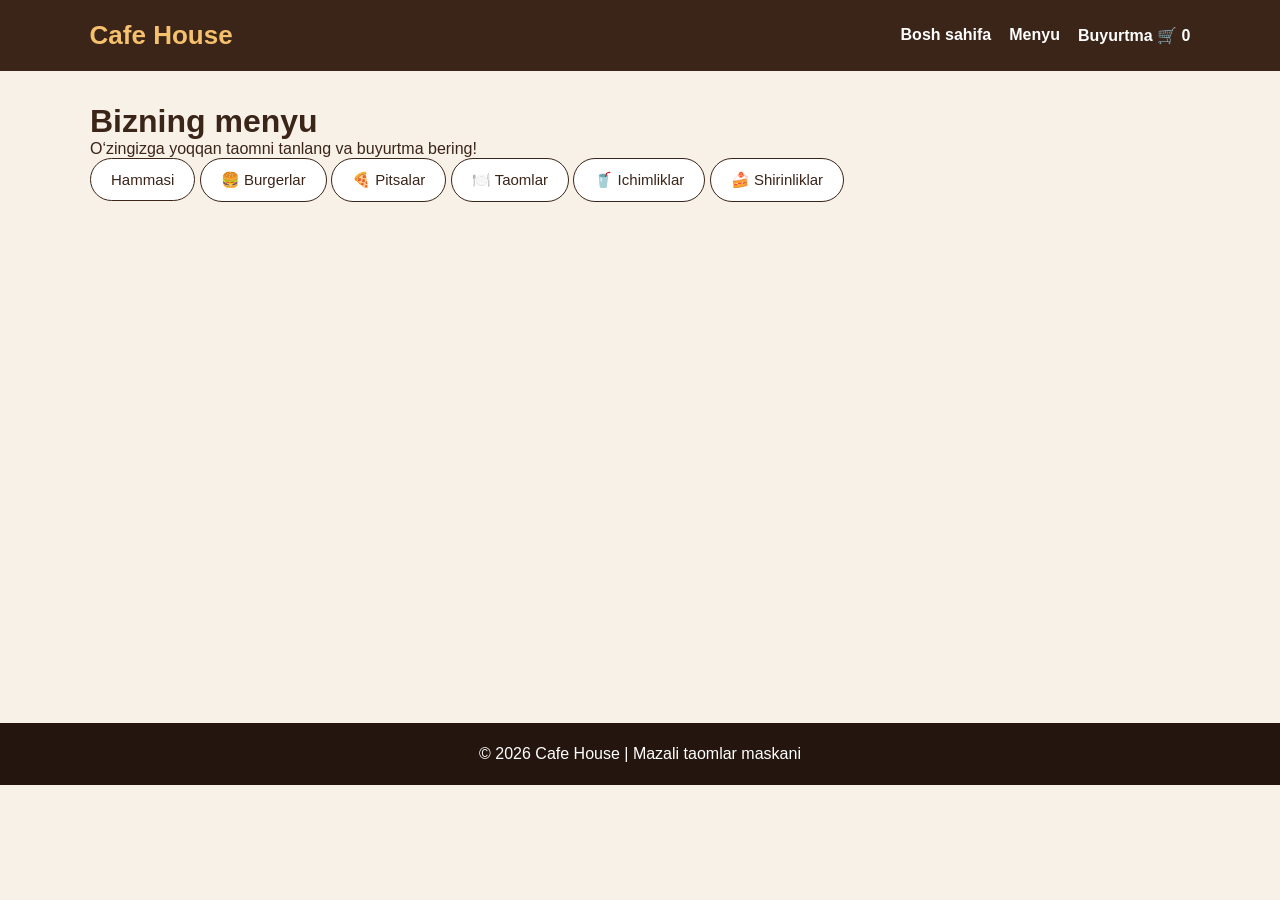
<file: menu.html>
<!DOCTYPE html>
<html lang="uz">
<head>
    <meta charset="UTF-8">
    <meta name="viewport" content="width=device-width, initial-scale=1.0">
    <title>Cafe House — Menyu</title>
    <link rel="stylesheet" href="style.css">
    <script src="app.js" defer></script>
</head>
<body>

    <header class="header">
        <h1>Cafe House</h1>

        <nav>
            <a href="index.html">Bosh sahifa</a>
            <a href="menu.html">Menyu</a>
            <a href="order.html">Buyurtma 🛒
                <span id="cart-count">0</span>
            </a>
        </nav>
    </header>

    <main class="menu-container">
        <h1>Bizning menyu</h1>
        <p>O‘zingizga yoqqan taomni tanlang va buyurtma bering!</p>

        <div class="categories">
            <button class="category-btn" data-category="Hammasi">Hammasi</button>
            <button class="category-btn" data-category="Burgerlar">🍔 Burgerlar</button>
            <button class="category-btn" data-category="Pitsalar">🍕 Pitsalar</button>
            <button class="category-btn" data-category="Taomlar">🍽️ Taomlar</button>
            <button class="category-btn" data-category="Ichimliklar">🥤 Ichimliklar</button>
            <button class="category-btn" data-category="Shirinliklar">🍰 Shirinliklar</button>
        </div>

        <!-- Taomlar va narxlar shu yerda chiqadi -->
        <div id="products" class="products"></div>
    </main>

    <footer>
        <p>© 2026 Cafe House | Mazali taomlar maskani</p>
    </footer>

</body>
</html>
</file>
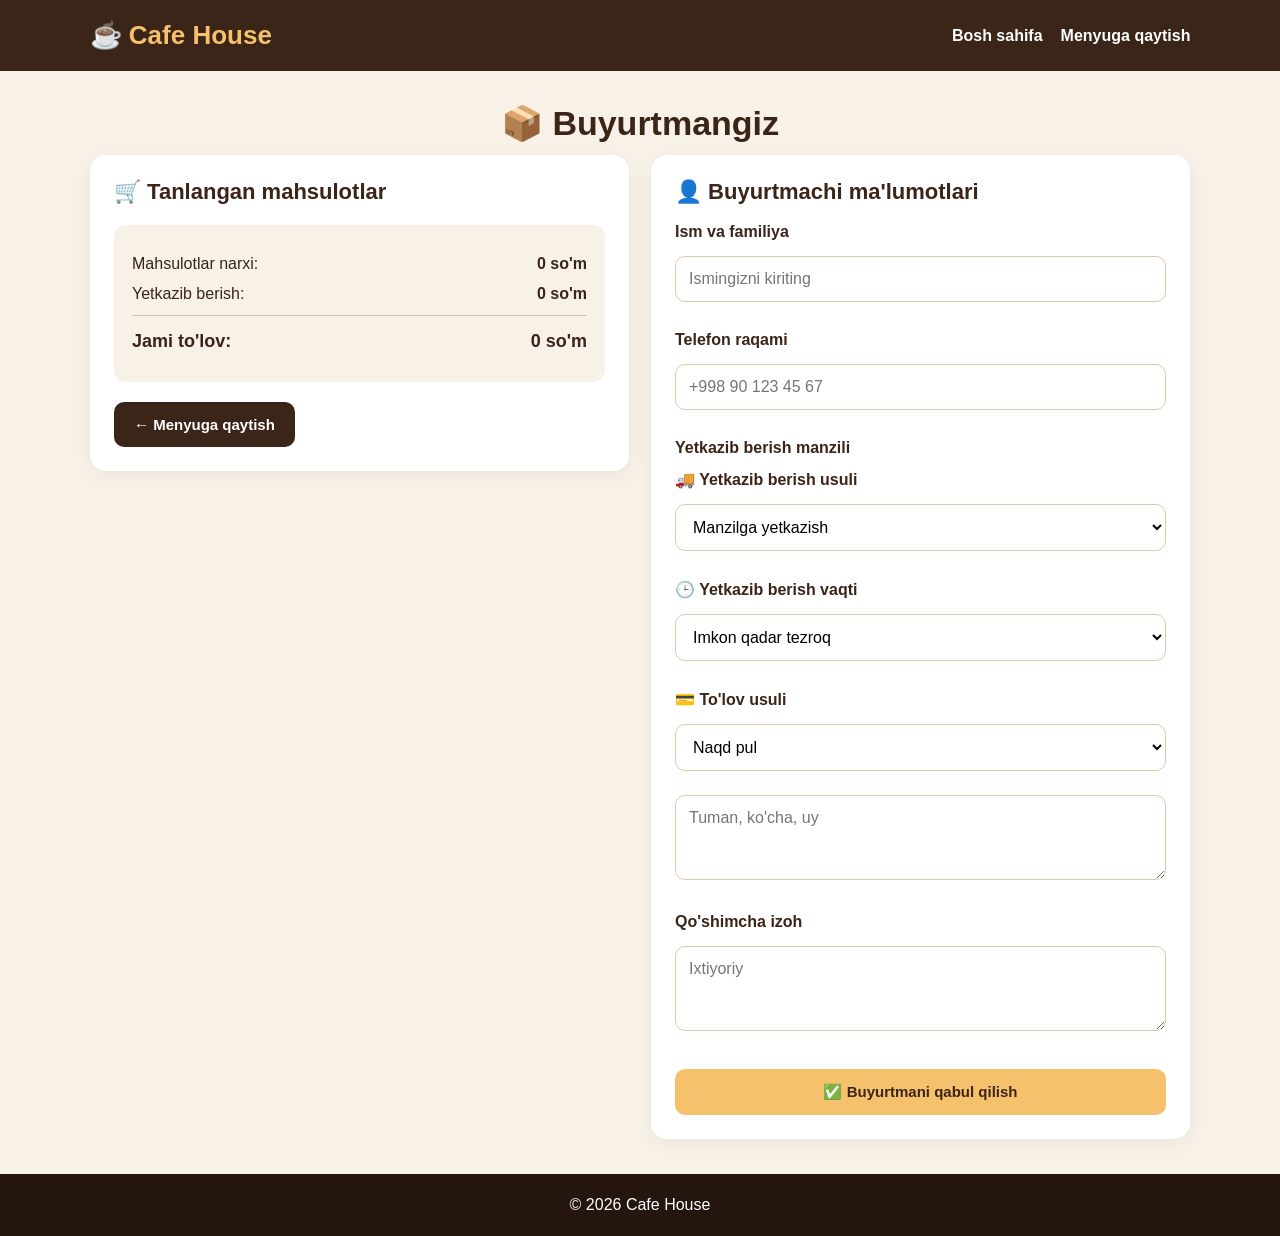
<file: order.html>
<!DOCTYPE html>
<html lang="uz">
<head>
    <meta charset="UTF-8">
    <meta name="viewport" content="width=device-width, initial-scale=1.0">
    <title>Cafe House — Buyurtma</title>
    <link rel="stylesheet" href="style.css">
    <script src="app.js" defer></script>
</head>
<body>

<header>
    <h1>☕ Cafe House</h1>
    <nav>
        <a href="index.html">Bosh sahifa</a>
        <a href="menu.html">Menyuga qaytish</a>
    </nav>
</header>

<main>
    <h2 class="page-title">📦 Buyurtmangiz</h2>

    <div class="checkout-grid">

        <section class="panel">
            <h3>🛒 Tanlangan mahsulotlar</h3>

            <div id="order-items"></div>

            
<div class="price-summary">
    <div>
        <span>Mahsulotlar narxi:</span>
        <strong id="subtotal">0 so'm</strong>
    </div>

    <div>
        <span>Yetkazib berish:</span>
        <strong id="delivery-cost">0 so'm</strong>
    </div>

    <div class="grand-total">
        <span>Jami to'lov:</span>
        <strong id="order-total">0 so'm</strong>
    </div>
</div>


            <a href="menu.html" class="btn">
                ← Menyuga qaytish
            </a>
        </section>

        <section class="panel">
            <h3>👤 Buyurtmachi ma'lumotlari</h3>

            <form id="order-form">

                <label for="customer-name">Ism va familiya</label>
                <input
                    id="customer-name"
                    name="name"
                    type="text"
                    placeholder="Ismingizni kiriting"
                    required
                >

                <label for="customer-phone">Telefon raqami</label>
                <input
                    id="customer-phone"
                    name="phone"
                    type="tel"
                    placeholder="+998 90 123 45 67"
                    required
                >

                <label for="customer-address">Yetkazib berish manzili</label>

<!-- Yetkazib berish usuli -->
<label for="delivery-method">🚚 Yetkazib berish usuli</label>
<select id="delivery-method" name="delivery" required>
    <option value="delivery">Manzilga yetkazish</option>
    <option value="pickup">Kafedan olib ketish</option>
</select>

<!-- Yetkazib berish vaqti -->
<label for="delivery-time">🕒 Yetkazib berish vaqti</label>
<select id="delivery-time" name="time" required>
    <option value="asap">Imkon qadar tezroq</option>
    <option value="12:00-13:00">12:00–13:00</option>
    <option value="13:00-14:00">13:00–14:00</option>
    <option value="14:00-15:00">14:00–15:00</option>
    <option value="18:00-19:00">18:00–19:00</option>
</select>

<!-- To'lov usuli -->
<label for="payment-method">💳 To'lov usuli</label>
<select id="payment-method" name="payment" required>
    <option value="cash">Naqd pul</option>
    <option value="card">Karta orqali</option>
    <option value="upon-delivery">Yetkazilganda to'lash</option>
</select>

                <textarea
                    id="customer-address"
                    name="address"
                    placeholder="Tuman, ko'cha, uy"
                    required
                ></textarea>

                <label for="customer-note">Qo'shimcha izoh</label>
                <textarea
                    id="customer-note"
                    name="note"
                    placeholder="Ixtiyoriy"
                ></textarea>

                <button type="submit" class="btn gold submit">
                    ✅ Buyurtmani qabul qilish
                </button>

            </form>
        </section>

    </div>

    <section id="confirmation" class="panel confirmation" hidden></section>
</main>

<footer>© 2026 Cafe House</footer>

</body>
</html>
</file>
<file: style.css>
* {
    box-sizing: border-box;
    margin: 0;
    padding: 0;
    font-family: Arial, sans-serif;
}

:root {
    --brown: #3b2418;
    --gold: #f5c16c;
    --cream: #f7f1e8;
    --muted: #79695f;
}

body {
    background: var(--cream);
    color: var(--brown);
    min-height: 100vh;
}

header {
    background: var(--brown);
    color: white;
    padding: 20px 7%;
    display: flex;
    align-items: center;
    justify-content: space-between;
    gap: 15px;
    flex-wrap: wrap;
}

header h1 {
    color: var(--gold);
    font-size: 26px;
}

nav {
    display: flex;
    gap: 18px;
    flex-wrap: wrap;
}

nav a {
    color: white;
    text-decoration: none;
    font-weight: bold;
}

nav a:hover {
    color: var(--gold);
}

main {
    width: 92%;
    max-width: 1100px;
    margin: 32px auto;
    min-height: 65vh;
}

.hero {
    min-height: 440px;
    border-radius: 22px;
    background:
        linear-gradient(90deg, #1d100de8, #1d100d55),
        url("https://images.unsplash.com/photo-1501339847302-ac426a4a7cbb?auto=format&fit=crop&w=1600&q=85")
        center/cover;
    display: flex;
    align-items: center;
    padding: 55px;
    color: white;
}

.hero-content {
    max-width: 570px;
}

.eyebrow {
    color: var(--gold);
    font-weight: bold;
    margin-bottom: 14px;
}

.hero h2 {
    font-size: clamp(38px, 6vw, 62px);
    line-height: 1.1;
    margin-bottom: 18px;
}

.hero p {
    font-size: 18px;
    line-height: 1.6;
    margin-bottom: 25px;
}

.btn {
    display: inline-block;
    background: var(--brown);
    color: white;
    text-decoration: none;
    border: none;
    border-radius: 10px;
    padding: 14px 20px;
    font-size: 15px;
    font-weight: bold;
    cursor: pointer;
}

.gold {
    background: var(--gold);
    color: var(--brown);
}

.btn:hover {
    opacity: 0.85;
}

.welcome {
    text-align: center;
    padding: 45px 10px;
}

.welcome h2 {
    margin-bottom: 15px;
}

.welcome p {
    color: var(--muted);
    margin-bottom: 22px;
}

.page-title {
    text-align: center;
    font-size: 34px;
    margin: 12px 0;
}

.intro {
    text-align: center;
    color: var(--muted);
    margin-bottom: 28px;
}

.products {
    display: grid;
    grid-template-columns: repeat(
        auto-fit,
        minmax(220px, 1fr)
    );
    gap: 22px;
}

.card {
    background: white;
    padding: 15px;
    border-radius: 17px;
    box-shadow: 0 7px 22px #3b241814;
}

.card img {
    width: 100%;
    height: 175px;
    object-fit: cover;
    border-radius: 12px;
}

.card h3 {
    margin: 13px 0 8px;
    font-size: 21px;
}

.card p {
    color: var(--muted);
}

.price {
    font-size: 20px;
    font-weight: bold;
    color: #a76513;
    margin: 14px 0;
}

.card button {
    width: 100%;
    border: none;
    border-radius: 9px;
    background: var(--brown);
    color: white;
    padding: 12px;
    cursor: pointer;
    font-weight: bold;
}

.card button.added {
    background: #356b43;
}

.next-step {
    display: flex;
    justify-content: space-between;
    align-items: center;
    gap: 20px;
    flex-wrap: wrap;
    background: white;
    padding: 20px;
    border-radius: 15px;
    margin-top: 28px;
}

.muted {
    color: var(--muted);
    margin-top: 7px;
    line-height: 1.5;
}

.checkout-grid {
    display: grid;
    grid-template-columns: 1fr 1fr;
    gap: 22px;
    align-items: start;
}

.panel {
    background: white;
    padding: 24px;
    border-radius: 16px;
    box-shadow: 0 5px 20px #0000000d;
}

.panel h3 {
    font-size: 22px;
    margin-bottom: 18px;
}

.order-row {
    display: flex;
    justify-content: space-between;
    gap: 10px;
    padding: 13px 0;
    border-bottom: 1px solid #eee;
    line-height: 1.5;
}

.total {
    text-align: right;
    font-size: 22px;
    font-weight: bold;
    margin: 22px 0;
}

label {
    display: block;
    font-weight: bold;
    margin: 13px 0 7px;
}

input,
textarea {
    width: 100%;
    padding: 13px;
    border: 1px solid #d9cec5;
    border-radius: 9px;
    font-size: 15px;
    background: white;
}

textarea {
    min-height: 85px;
    resize: vertical;
}

.submit {
    width: 100%;
    margin-top: 18px;
}

.empty {
    padding: 22px 0;
    color: var(--muted);
    line-height: 1.6;
}

.confirmation {
    margin-top: 24px;
    border: 2px solid #9bc5a2;
}

.confirmation h3 {
    color: #28643a;
}

.confirmation p {
    margin: 10px 0;
    line-height: 1.6;
}

.small {
    font-size: 13px;
}

footer {
    background: #24150e;
    color: white;
    text-align: center;
    padding: 22px;
    margin-top: 35px;
}

[hidden] {
    display: none !important;
}

@media (max-width: 720px) {
    .checkout-grid {
        grid-template-columns: 1fr;
    }

    header {
        padding: 17px 5%;
    }

    nav {
        gap: 12px;
    }

    nav a {
        font-size: 14px;
    }

    .hero {
        min-height: 380px;
        padding: 25px;
    }

    .next-step {
        align-items: flex-start;
    }

    .page-title {
        font-size: 28px;
    }
}

/* Bosh sahifa navigatsiyasi */
.home-header {
    display: flex;
    justify-content: space-between;
    align-items: center;
    flex-wrap: wrap;
    gap: 15px;
}

.home-header nav {
    display: flex;
    flex-wrap: wrap;
    gap: 20px;
}

.home-header nav a {
    color: white;
    text-decoration: none;
}

.home-header nav a:hover {
    color: #f5c16c;
}

/* Mashhur mahsulotlar */
.home-products,
.benefits,
.contact {
    padding: 55px 8%;
    text-align: center;
}

.featured-grid,
.benefit-grid {
    display: grid;
    grid-template-columns: repeat(3, minmax(0, 1fr));
    gap: 24px;
    margin: 30px 0;
}

.featured-card,
.benefit-grid article {
    background: #fff;
    border-radius: 16px;
    padding: 18px;
    box-shadow: 0 5px 20px #3b241815;
}

.featured-card img {
    width: 100%;
    height: 200px;
    object-fit: cover;
    border-radius: 12px;
}

.featured-card strong {
    display: block;
    margin: 15px 0;
}

.featured-card .btn {
    display: inline-block;
    text-decoration: none;
}

.benefit-grid article span {
    font-size: 36px;
}

/* Maxsus taklif */
.special-offer {
    background: #3b2418;
    color: white;
    padding: 55px 8%;
    text-align: center;
}

.special-offer h2 {
    color: #f5c16c;
}

/* Aloqa va footer */
.contact {
    background: #f0e4d5;
}

.home-footer {
    background: #3b2418;
    color: white;
    text-align: center;
    padding: 24px;
}

@media (max-width: 750px) {
    .featured-grid,
    .benefit-grid {
        grid-template-columns: 1fr;
    }

    .home-header {
        flex-direction: column;
        align-items: flex-start;
    }

    .home-products,
    .benefits,
    .contact {
        padding: 35px 5%;
    }
}

/* Buyurtma sahifasi qo'shimchalari */
#order-form select,
#order-form input,
#order-form textarea {
    width: 100%;
    padding: 13px;
    margin: 8px 0 16px;
    border: 1px solid #dfc9ad;
    border-radius: 10px;
    box-sizing: border-box;
    font: inherit;
    background: #fff;
}

.price-summary {
    background: #f7f1e8;
    padding: 18px;
    border-radius: 12px;
    margin: 20px 0;
}

.price-summary > div {
    display: flex;
    justify-content: space-between;
    gap: 12px;
    margin: 12px 0;
}

.price-summary .grand-total {
    border-top: 1px solid #d9c5ae;
    padding-top: 15px;
    font-size: 18px;
    font-weight: bold;
}

#order-form .submit {
    width: 100%;
    cursor: pointer;
}

#order-form input:focus,
#order-form select:focus,
#order-form textarea:focus {
    outline: 2px solid #c58c45;
    border-color: #c58c45;
}

.confirmation {
    border-left: 5px solid #43875b;
    padding: 20px;
}
.products {
    display: grid;
    grid-template-columns: repeat(auto-fit, minmax(220px, 1fr));
    gap: 24px;
    margin: 25px 0;
}

.card {
    background: white;
    border-radius: 16px;
    padding: 16px;
    box-shadow: 0 4px 15px #00000012;
    overflow: hidden;
}

.card img {
    width: 100%;
    height: 180px;
    object-fit: cover;
    border-radius: 12px;
}

.card h3 {
    margin: 14px 0 8px;
}

.card p {
    color: #666;
    margin-bottom: 12px;
}

.card .price {
    font-size: 19px;
    font-weight: bold;
    margin: 12px 0;
}

.card button {
    width: 100%;
    padding: 12px;
    border: none;
    border-radius: 8px;
    background: #3b2418;
    color: white;
    cursor: pointer;
}

.card button.added {
    background: #267547;
}

.category-buttons {
    display: flex;
    flex-wrap: wrap;
    justify-content: center;
    gap: 12px;
    margin: 25px 0;
}

.category-btn {
    padding: 12px 20px;
    border: 1px solid #3b2418;
    border-radius: 25px;
    background: white;
    color: #3b2418;
    cursor: pointer;
    font-size: 15px;
    transition: 0.2s;
}

.category-btn:hover,
.category-btn.active {
    background: #3b2418;
    color: white;
}
</file>
